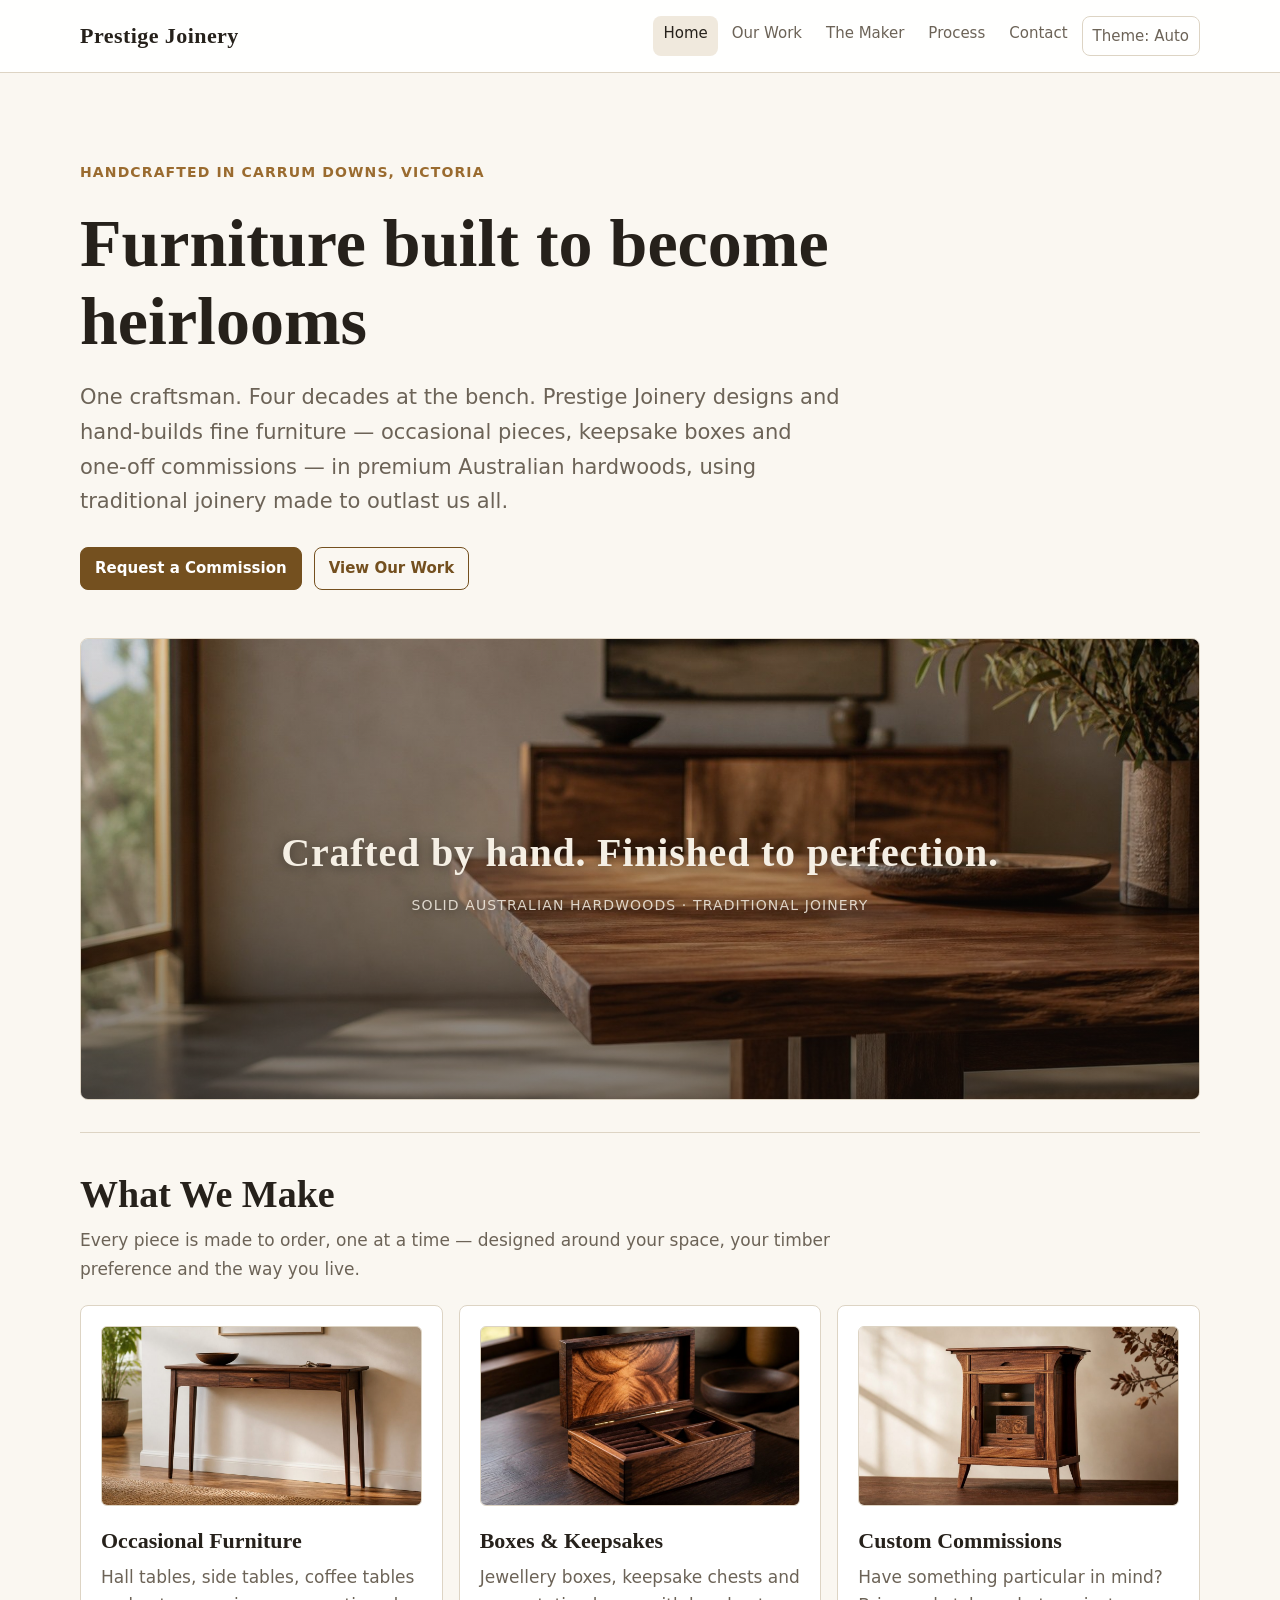
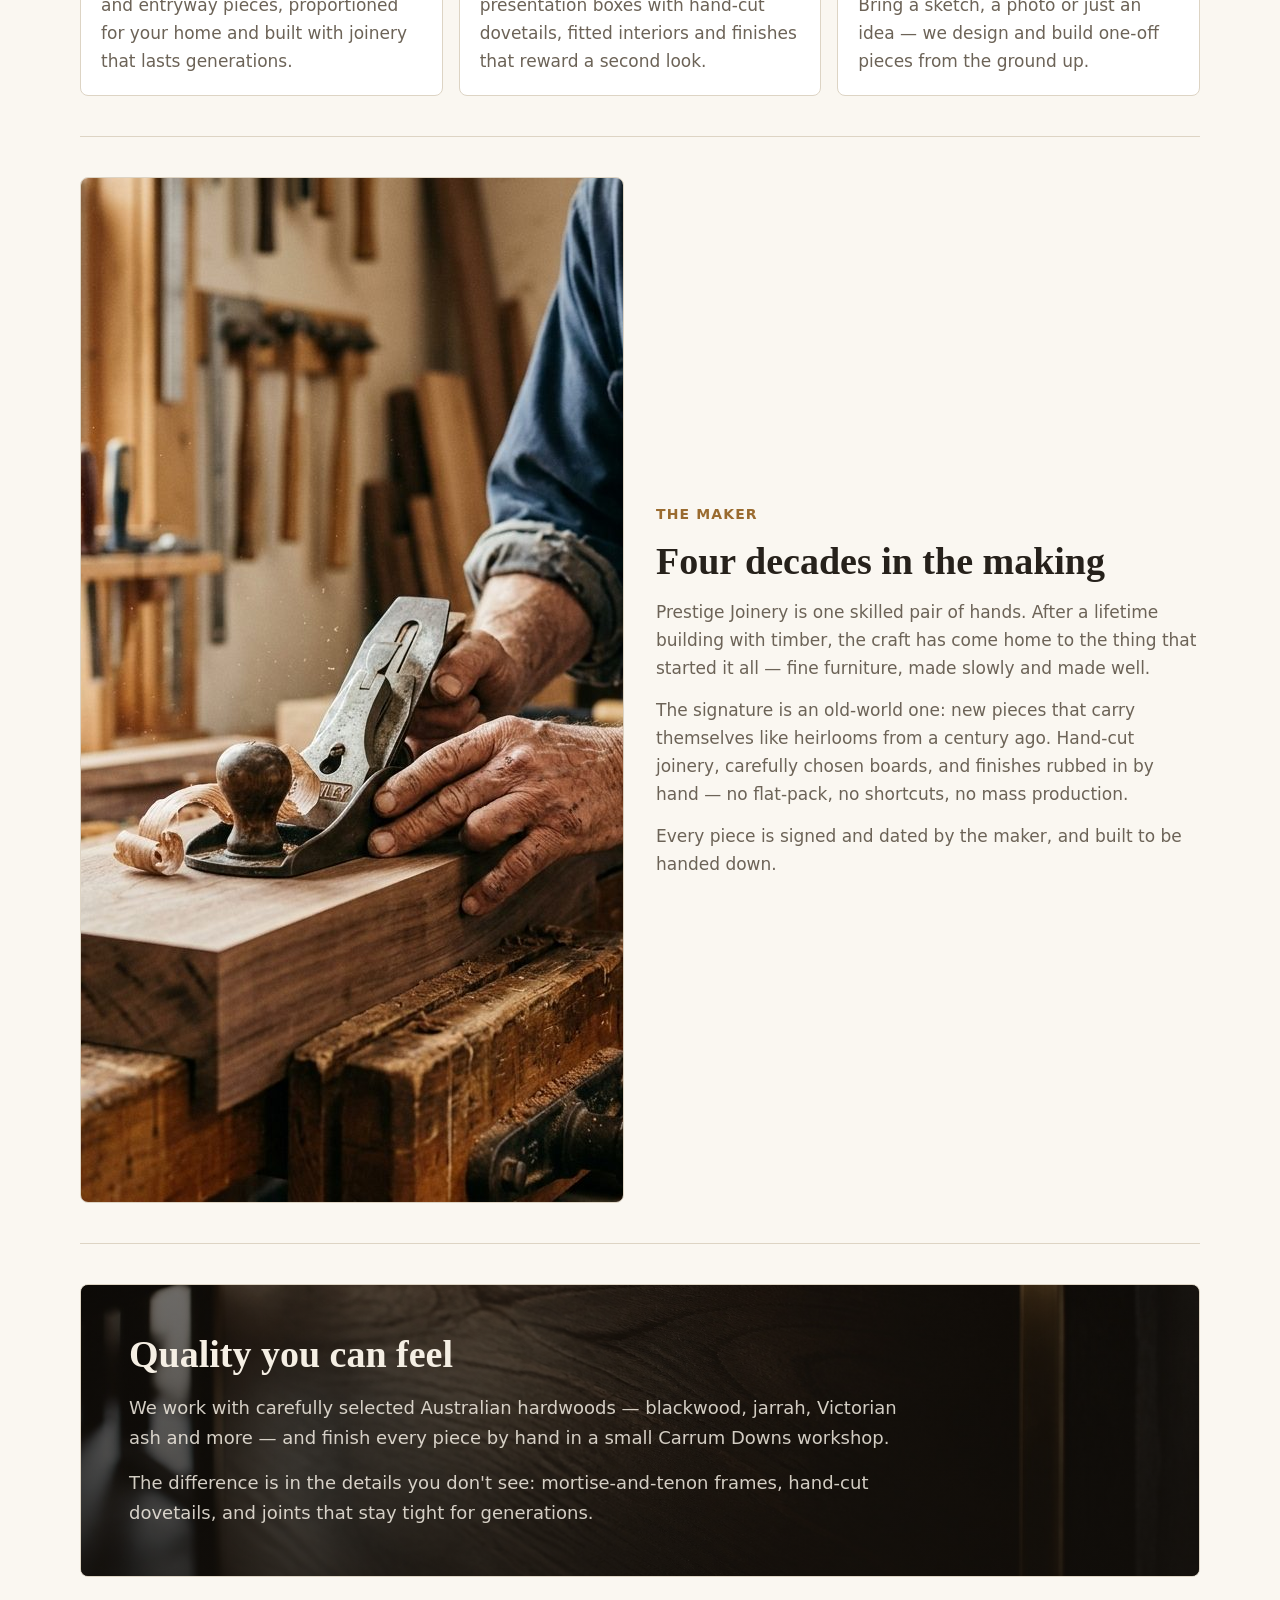
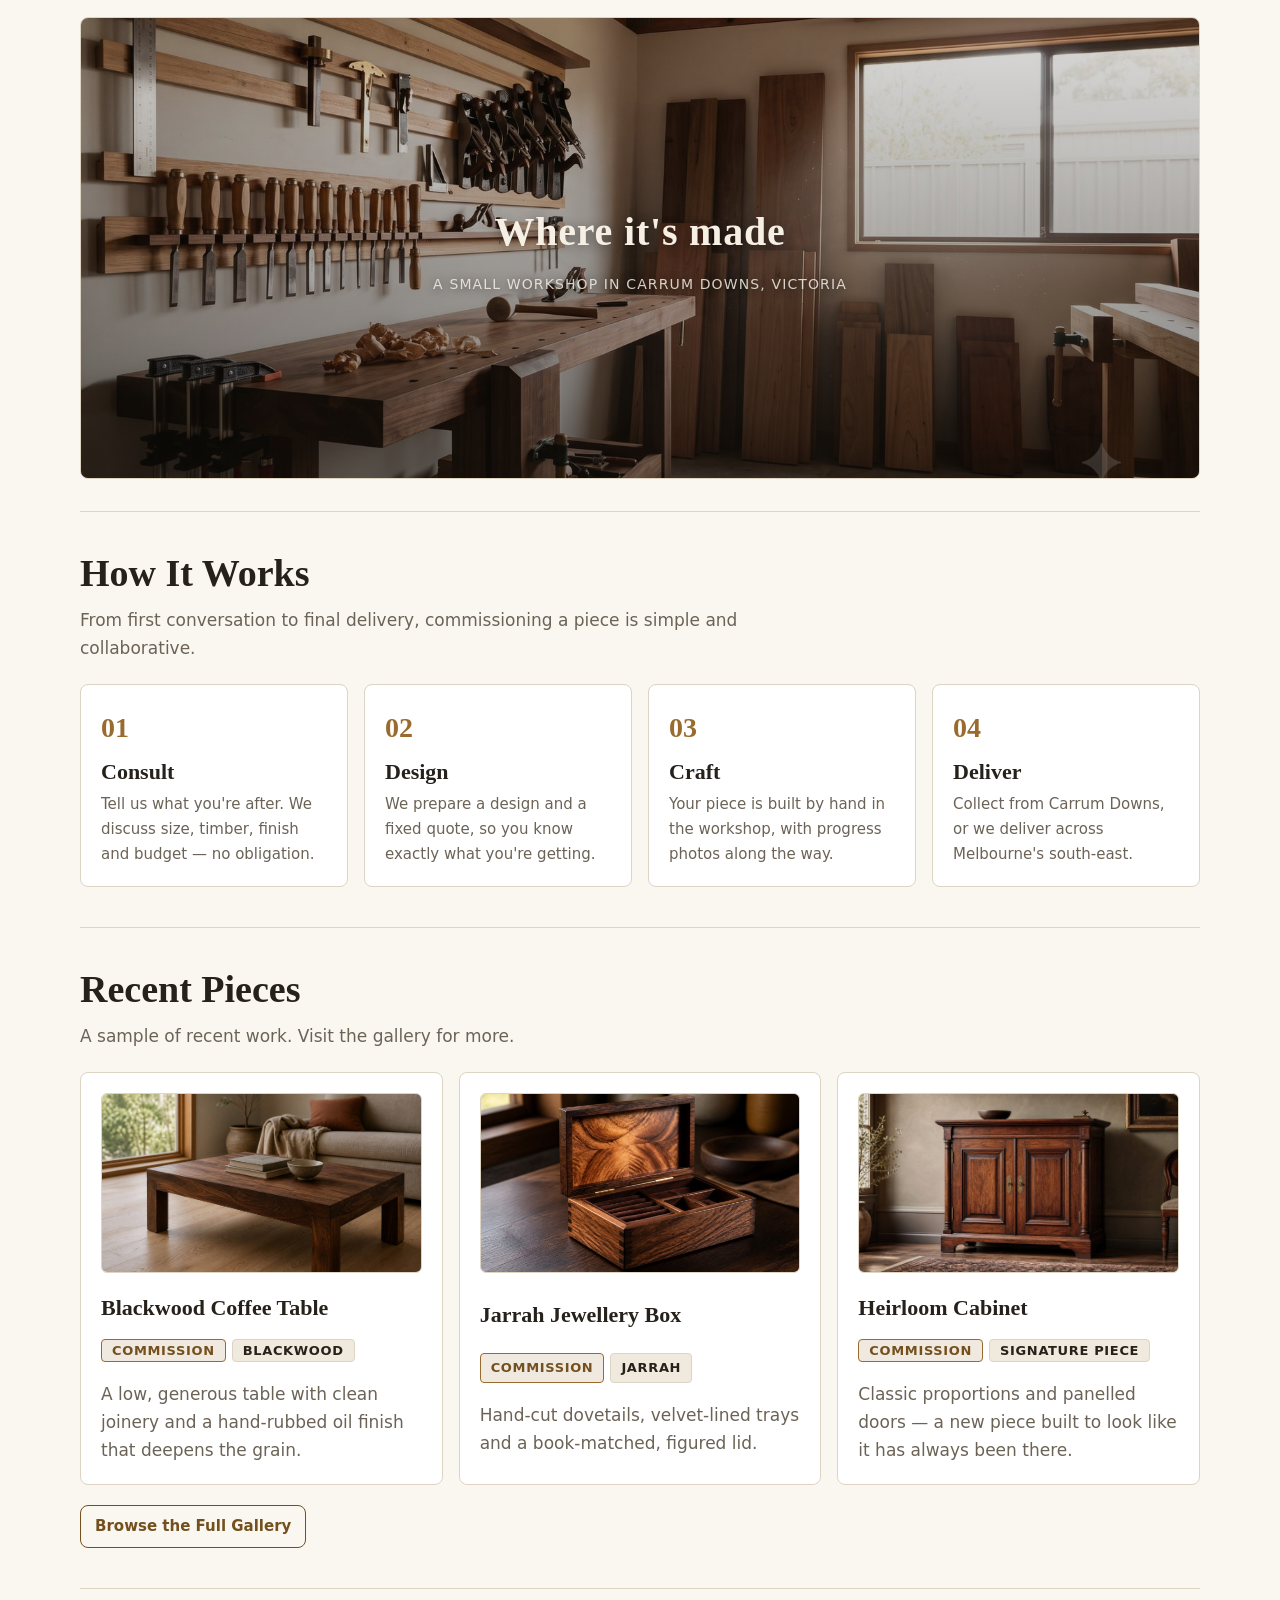
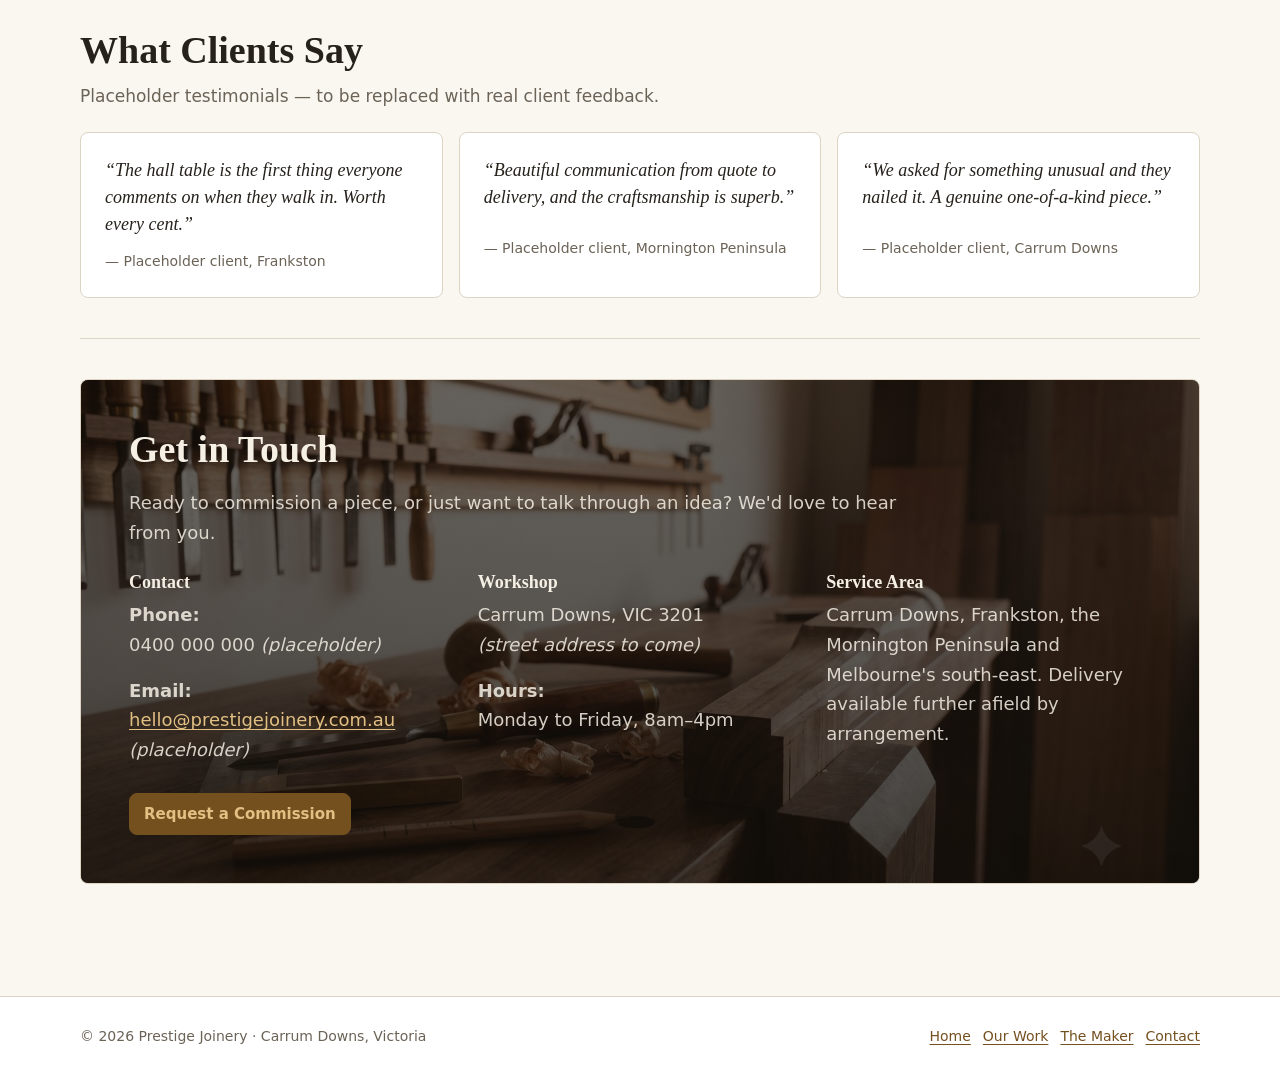
<file: index.html>
<!doctype html>
<html lang="en-AU">
  <head>
    <meta charset="utf-8">
    <meta name="viewport" content="width=device-width, initial-scale=1">
    <title>Prestige Joinery – Bespoke Handcrafted Furniture, Carrum Downs VIC</title>
    <meta name="description" content="Prestige Joinery designs and hand-builds bespoke furniture in Carrum Downs, Victoria — occasional furniture, boxes and one-off commissions, made the traditional way to become heirlooms.">
    <script src="/assets/js/theme-boot.js"></script>
    <link rel="stylesheet" href="/assets/css/site.css">
  </head>
  <body>
    <header class="site-header">
      <nav class="nav" aria-label="Main navigation">
        <a class="brand" href="/">Prestige Joinery</a>
        <button class="menu-toggle" type="button" aria-label="Open main menu" aria-expanded="false" aria-controls="main-menu" data-menu-toggle>
          <span class="menu-toggle-line" aria-hidden="true"></span>
          <span class="menu-toggle-line" aria-hidden="true"></span>
          <span class="menu-toggle-line" aria-hidden="true"></span>
        </button>
        <div class="nav-links" id="main-menu" data-nav-menu>
          <a class="nav-link" href="/" aria-current="page">Home</a>
          <a class="nav-link" href="/gallery.html">Our Work</a>
          <a class="nav-link" href="#maker">The Maker</a>
          <a class="nav-link" href="#process">Process</a>
          <a class="nav-link" href="#contact">Contact</a>
          <button class="theme-toggle" type="button" data-theme-toggle>Theme: Auto</button>
        </div>
      </nav>
    </header>

    <main class="main">
      <section class="hero">
        <p class="eyebrow">Handcrafted in Carrum Downs, Victoria</p>
        <h1>Furniture built to become heirlooms</h1>
        <p class="lead">One craftsman. Four decades at the bench. Prestige Joinery designs and hand-builds fine furniture — occasional pieces, keepsake boxes and one-off commissions — in premium Australian hardwoods, using traditional joinery made to outlast us all.</p>
        <div class="actions">
          <a class="button" href="#contact">Request a Commission</a>
          <a class="button secondary" href="/gallery.html">View Our Work</a>
        </div>
      </section>

      <figure class="banner-photo">
        <img src="/assets/img/home-hero.jpg" alt="A solid hardwood table in a warm, light-filled room" width="1672" height="941" loading="eager" fetchpriority="high" decoding="async">
        <figcaption class="banner-overlay">
          <span class="banner-title">Crafted by hand. Finished to perfection.</span>
          <span class="banner-caption">Solid Australian hardwoods · traditional joinery</span>
        </figcaption>
      </figure>

      <section class="section" id="services">
        <div class="section-head">
          <h2>What We Make</h2>
          <p class="muted">Every piece is made to order, one at a time — designed around your space, your timber preference and the way you live.</p>
        </div>
        <div class="grid">
          <article class="card">
            <div class="card-img-container">
              <img src="/assets/img/cat-occasional.jpg" alt="Slim solid-timber hall table" width="1200" height="675" loading="lazy" decoding="async">
            </div>
            <h3>Occasional Furniture</h3>
            <p>Hall tables, side tables, coffee tables and entryway pieces, proportioned for your home and built with joinery that lasts generations.</p>
          </article>
          <article class="card">
            <div class="card-img-container">
              <img src="/assets/img/cat-boxes.jpg" alt="Handcrafted timber jewellery box with fitted interior" width="1200" height="675" loading="lazy" decoding="async">
            </div>
            <h3>Boxes &amp; Keepsakes</h3>
            <p>Jewellery boxes, keepsake chests and presentation boxes with hand-cut dovetails, fitted interiors and finishes that reward a second look.</p>
          </article>
          <article class="card">
            <div class="card-img-container">
              <img src="/assets/img/cat-commissions.jpg" alt="A bespoke one-off timber piece" width="1200" height="675" loading="lazy" decoding="async">
            </div>
            <h3>Custom Commissions</h3>
            <p>Have something particular in mind? Bring a sketch, a photo or just an idea — we design and build one-off pieces from the ground up.</p>
          </article>
        </div>
      </section>

      <section class="section" id="maker">
        <div class="split">
          <div class="split-media">
            <img src="/assets/img/hands.jpg" alt="A craftsman's hands working timber with a hand plane" width="1024" height="1024" loading="lazy" decoding="async">
          </div>
          <div class="split-body">
            <p class="eyebrow">The Maker</p>
            <h2>Four decades in the making</h2>
            <p>Prestige Joinery is one skilled pair of hands. After a lifetime building with timber, the craft has come home to the thing that started it all — fine furniture, made slowly and made well.</p>
            <p>The signature is an old-world one: new pieces that carry themselves like heirlooms from a century ago. Hand-cut joinery, carefully chosen boards, and finishes rubbed in by hand — no flat-pack, no shortcuts, no mass production.</p>
            <p>Every piece is signed and dated by the maker, and built to be handed down.</p>
          </div>
        </div>
      </section>

      <section class="section">
        <div class="feature-panel has-image" id="quality" style="background-image: url('/assets/img/statement.jpg');">
          <h2>Quality you can feel</h2>
          <p>We work with carefully selected Australian hardwoods — blackwood, jarrah, Victorian ash and more — and finish every piece by hand in a small Carrum Downs workshop.</p>
          <p>The difference is in the details you don't see: mortise-and-tenon frames, hand-cut dovetails, and joints that stay tight for generations.</p>
        </div>
      </section>

      <figure class="banner-photo">
        <img src="/assets/img/workshop.jpg" alt="Inside the Carrum Downs workshop — hand tools and timber" width="1600" height="893" loading="lazy" decoding="async">
        <figcaption class="banner-overlay">
          <span class="banner-title">Where it's made</span>
          <span class="banner-caption">A small workshop in Carrum Downs, Victoria</span>
        </figcaption>
      </figure>

      <section class="section" id="process">
        <div class="section-head">
          <h2>How It Works</h2>
          <p class="muted">From first conversation to final delivery, commissioning a piece is simple and collaborative.</p>
        </div>
        <div class="steps">
          <div class="step">
            <h3>Consult</h3>
            <p>Tell us what you're after. We discuss size, timber, finish and budget — no obligation.</p>
          </div>
          <div class="step">
            <h3>Design</h3>
            <p>We prepare a design and a fixed quote, so you know exactly what you're getting.</p>
          </div>
          <div class="step">
            <h3>Craft</h3>
            <p>Your piece is built by hand in the workshop, with progress photos along the way.</p>
          </div>
          <div class="step">
            <h3>Deliver</h3>
            <p>Collect from Carrum Downs, or we deliver across Melbourne's south-east.</p>
          </div>
        </div>
      </section>

      <section class="section">
        <div class="section-head">
          <h2>Recent Pieces</h2>
          <p class="muted">A sample of recent work. Visit the gallery for more.</p>
        </div>
        <div class="grid">
          <article class="card">
            <div class="card-img-container">
              <img src="/assets/img/coffee-table.jpg" alt="Solid Blackwood coffee table in a living room" width="1536" height="1024" loading="lazy" decoding="async">
            </div>
            <h3>Blackwood Coffee Table</h3>
            <div class="badge-group">
              <span class="badge success">Commission</span>
              <span class="badge">Blackwood</span>
            </div>
            <p>A low, generous table with clean joinery and a hand-rubbed oil finish that deepens the grain.</p>
          </article>
          <article class="card">
            <div class="card-img-container">
              <img src="/assets/img/gallery/jewellery-box.jpg" alt="Jarrah jewellery box with fitted trays" width="1200" height="675" loading="lazy" decoding="async">
            </div>
            <h3>Jarrah Jewellery Box</h3>
            <div class="badge-group">
              <span class="badge success">Commission</span>
              <span class="badge">Jarrah</span>
            </div>
            <p>Hand-cut dovetails, velvet-lined trays and a book-matched, figured lid.</p>
          </article>
          <article class="card">
            <div class="card-img-container">
              <img src="/assets/img/gallery/cabinet-heirloom.jpg" alt="An heirloom-style timber cabinet" width="1400" height="788" loading="lazy" decoding="async">
            </div>
            <h3>Heirloom Cabinet</h3>
            <div class="badge-group">
              <span class="badge success">Commission</span>
              <span class="badge">Signature piece</span>
            </div>
            <p>Classic proportions and panelled doors — a new piece built to look like it has always been there.</p>
          </article>
        </div>
        <div class="actions" style="margin-top: 20px;">
          <a class="button secondary" href="/gallery.html">Browse the Full Gallery</a>
        </div>
      </section>

      <section class="section">
        <div class="section-head">
          <h2>What Clients Say</h2>
          <p class="muted">Placeholder testimonials — to be replaced with real client feedback.</p>
        </div>
        <div class="grid">
          <div class="quote-card">
            <blockquote>“The hall table is the first thing everyone comments on when they walk in. Worth every cent.”</blockquote>
            <cite>— Placeholder client, Frankston</cite>
          </div>
          <div class="quote-card">
            <blockquote>“Beautiful communication from quote to delivery, and the craftsmanship is superb.”</blockquote>
            <cite>— Placeholder client, Mornington Peninsula</cite>
          </div>
          <div class="quote-card">
            <blockquote>“We asked for something unusual and they nailed it. A genuine one-of-a-kind piece.”</blockquote>
            <cite>— Placeholder client, Carrum Downs</cite>
          </div>
        </div>
      </section>

      <section class="section">
        <div class="feature-panel has-image" id="contact" style="background-image: url('/assets/img/workshop-bench.jpg');">
          <h2>Get in Touch</h2>
          <p>Ready to commission a piece, or just want to talk through an idea? We'd love to hear from you.</p>
          <div class="contact-grid">
            <div>
              <h3>Contact</h3>
              <p><strong>Phone:</strong><br>0400 000 000 <em>(placeholder)</em></p>
              <p><strong>Email:</strong><br><a href="mailto:hello@prestigejoinery.com.au">hello@prestigejoinery.com.au</a> <em>(placeholder)</em></p>
            </div>
            <div>
              <h3>Workshop</h3>
              <p>Carrum Downs, VIC 3201<br><em>(street address to come)</em></p>
              <p><strong>Hours:</strong><br>Monday to Friday, 8am–4pm</p>
            </div>
            <div>
              <h3>Service Area</h3>
              <p>Carrum Downs, Frankston, the Mornington Peninsula and Melbourne's south-east. Delivery available further afield by arrangement.</p>
            </div>
          </div>
          <div class="actions" style="margin-top: 24px;">
            <a class="button" href="mailto:hello@prestigejoinery.com.au?subject=Commission%20enquiry">Request a Commission</a>
          </div>
        </div>
      </section>
    </main>

    <footer class="site-footer">
      <div class="footer-inner">
        <span>&copy; 2026 Prestige Joinery · Carrum Downs, Victoria</span>
        <div class="footer-links">
          <a href="/">Home</a>
          <a href="/gallery.html">Our Work</a>
          <a href="/#maker">The Maker</a>
          <a href="/#contact">Contact</a>
        </div>
      </div>
    </footer>
    <script src="/assets/js/theme-toggle.js"></script>
  </body>
</html>
</file>
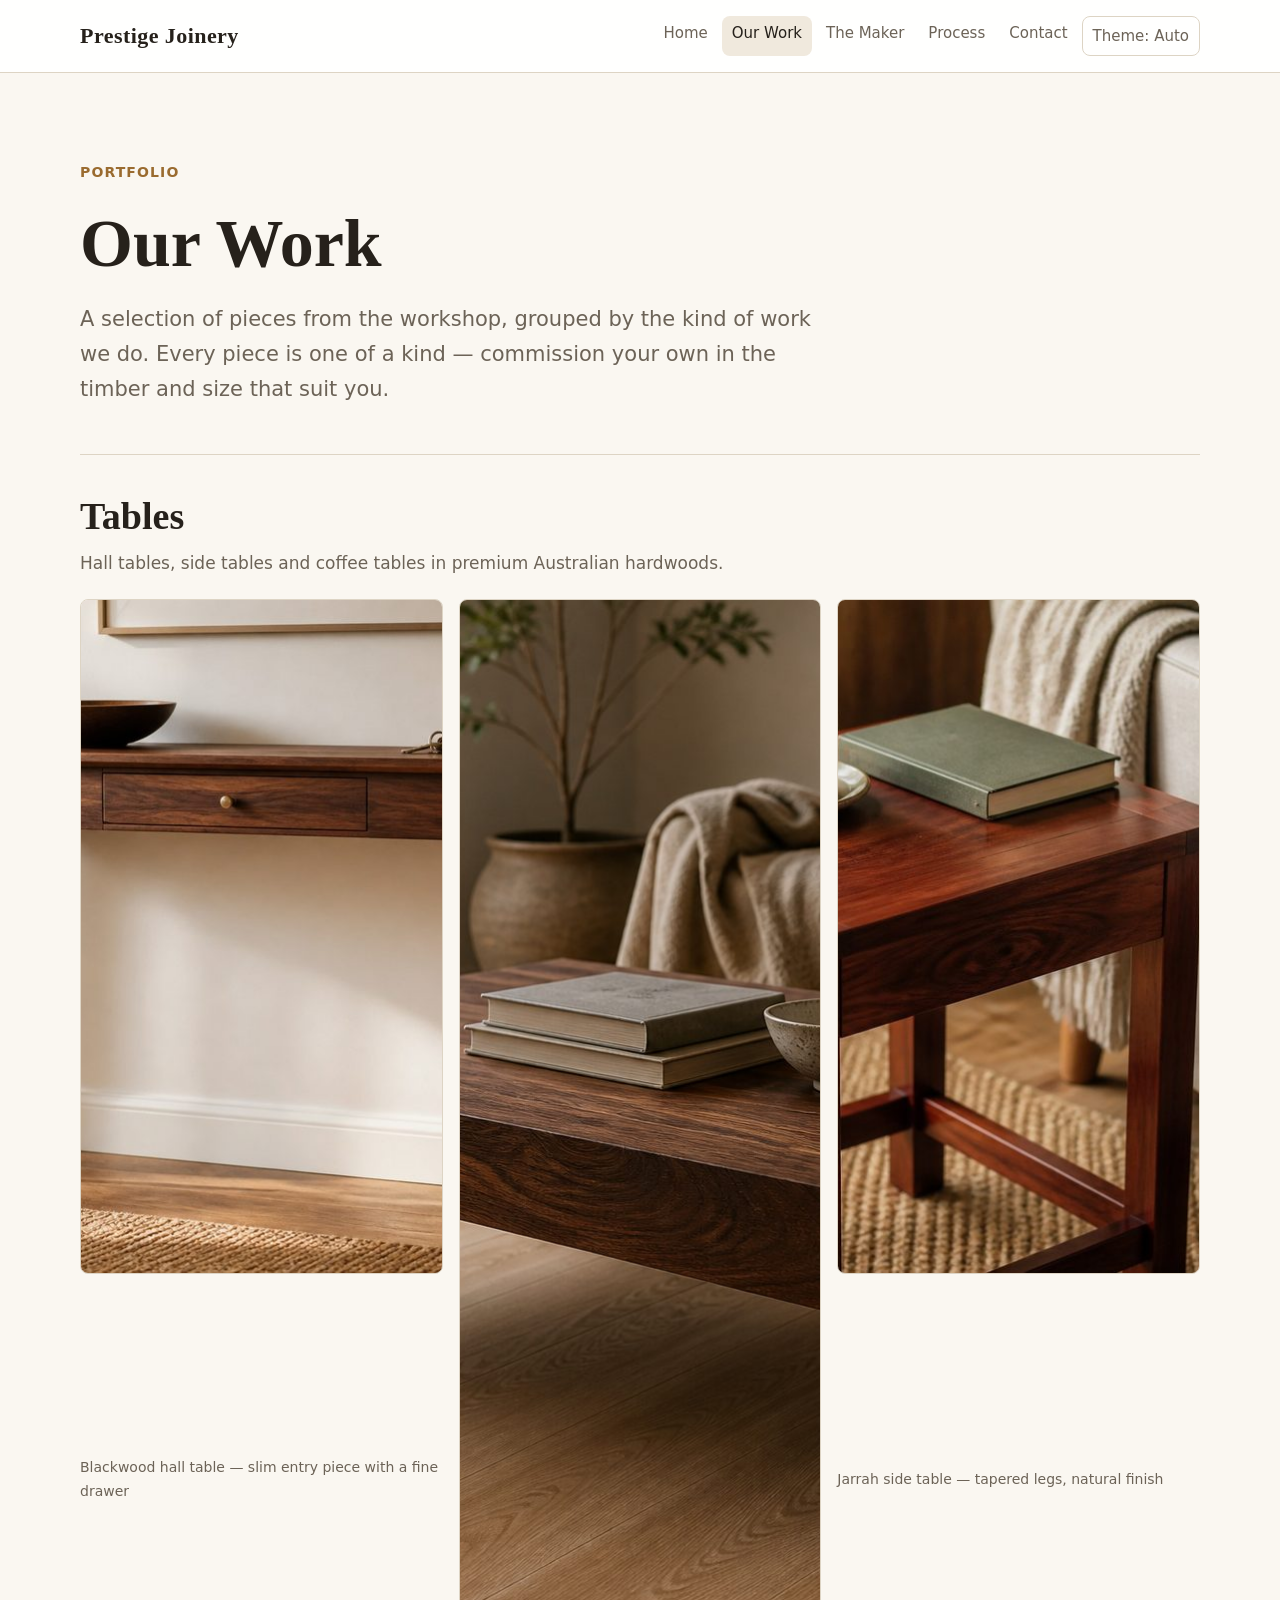
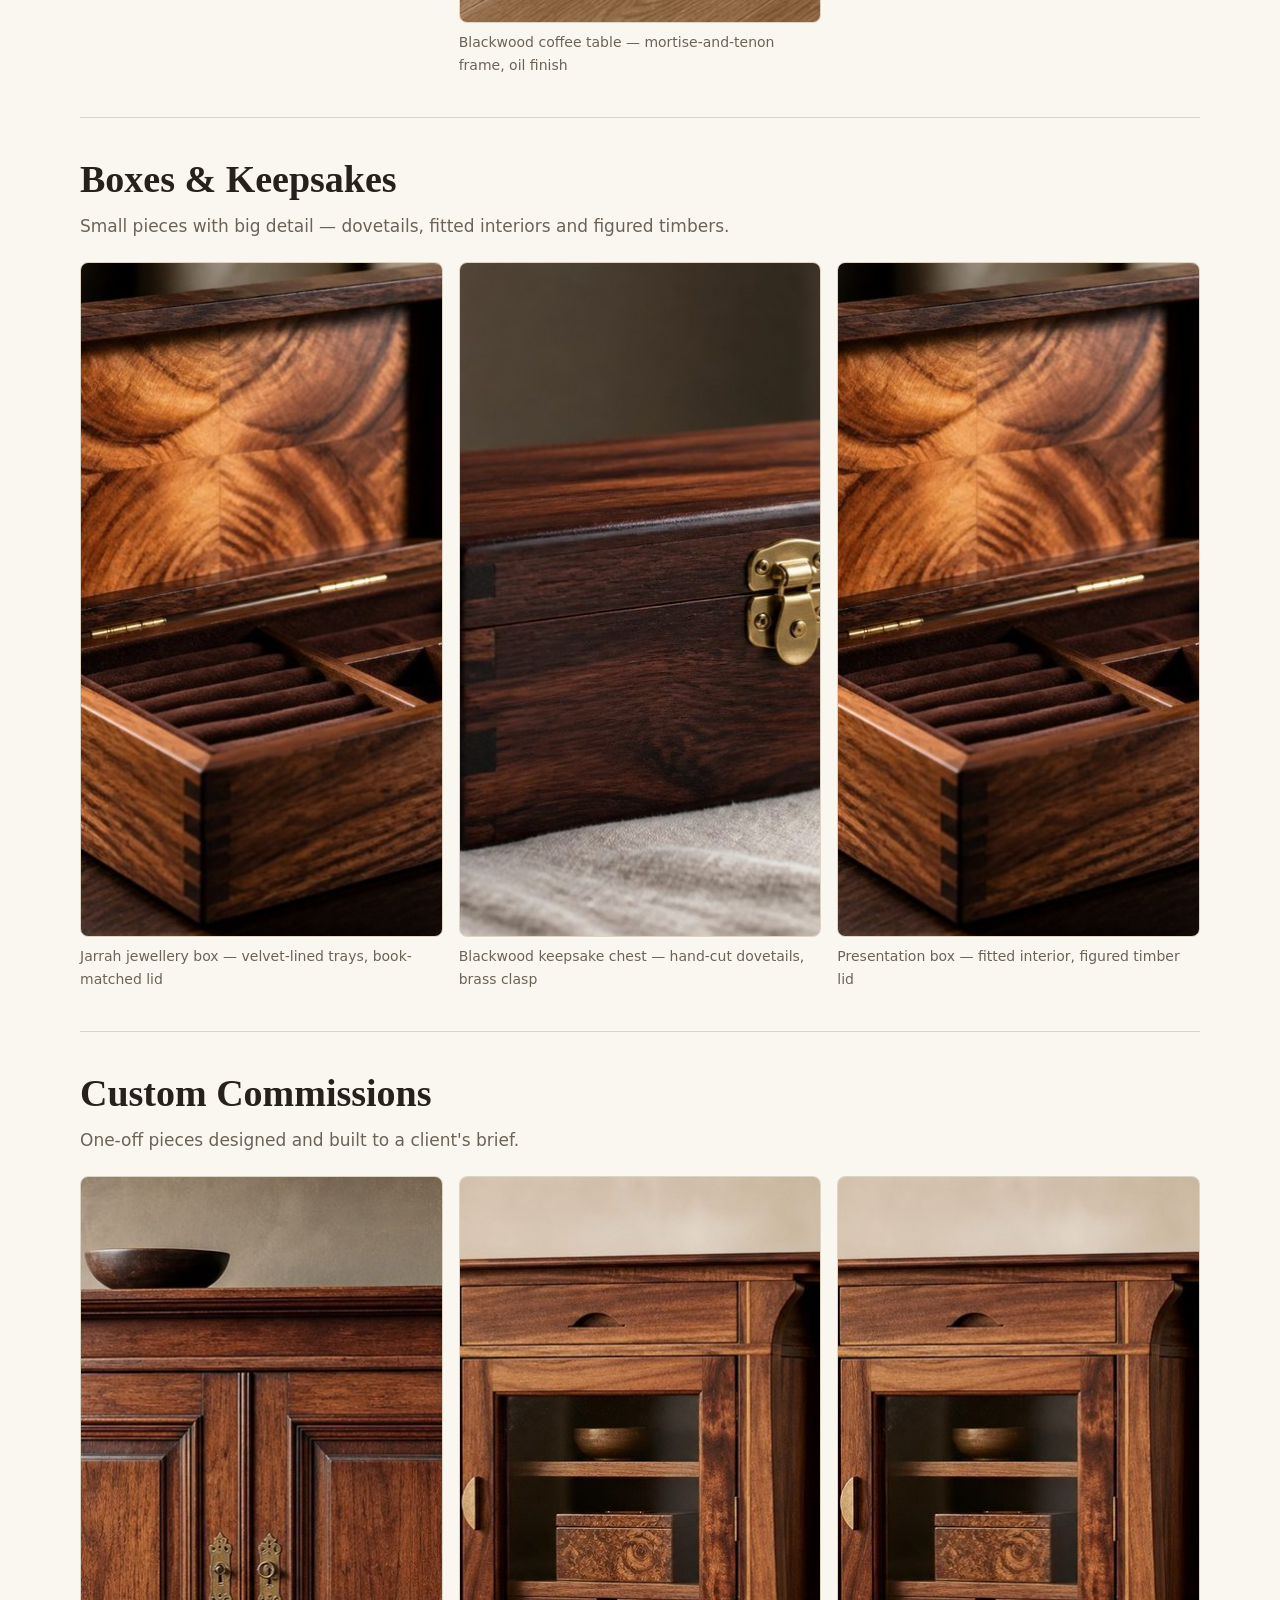
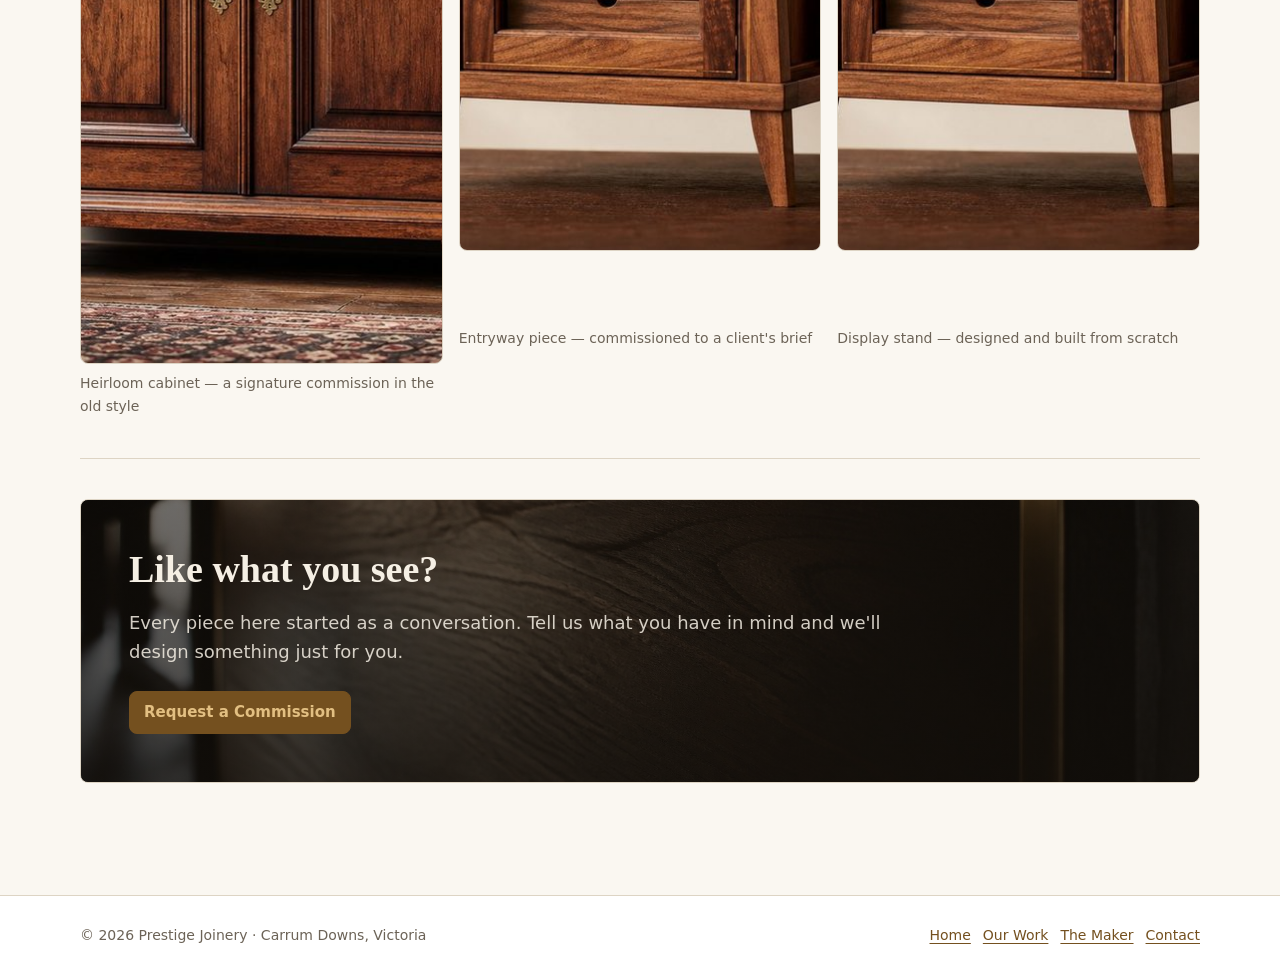
<file: gallery.html>
<!doctype html>
<html lang="en-AU">
  <head>
    <meta charset="utf-8">
    <meta name="viewport" content="width=device-width, initial-scale=1">
    <title>Our Work – Prestige Joinery, Carrum Downs VIC</title>
    <meta name="description" content="A gallery of bespoke handcrafted furniture by Prestige Joinery — tables, jewellery boxes, keepsake chests and custom commissions made in Carrum Downs, Victoria.">
    <script src="/assets/js/theme-boot.js"></script>
    <link rel="stylesheet" href="/assets/css/site.css">
  </head>
  <body>
    <header class="site-header">
      <nav class="nav" aria-label="Main navigation">
        <a class="brand" href="/">Prestige Joinery</a>
        <button class="menu-toggle" type="button" aria-label="Open main menu" aria-expanded="false" aria-controls="main-menu" data-menu-toggle>
          <span class="menu-toggle-line" aria-hidden="true"></span>
          <span class="menu-toggle-line" aria-hidden="true"></span>
          <span class="menu-toggle-line" aria-hidden="true"></span>
        </button>
        <div class="nav-links" id="main-menu" data-nav-menu>
          <a class="nav-link" href="/">Home</a>
          <a class="nav-link" href="/gallery.html" aria-current="page">Our Work</a>
          <a class="nav-link" href="/#maker">The Maker</a>
          <a class="nav-link" href="/#process">Process</a>
          <a class="nav-link" href="/#contact">Contact</a>
          <button class="theme-toggle" type="button" data-theme-toggle>Theme: Auto</button>
        </div>
      </nav>
    </header>

    <main class="main">
      <section class="hero">
        <p class="eyebrow">Portfolio</p>
        <h1>Our Work</h1>
        <p class="lead">A selection of pieces from the workshop, grouped by the kind of work we do. Every piece is one of a kind — commission your own in the timber and size that suit you.</p>
      </section>

      <section class="section">
        <div class="section-head">
          <h2>Tables</h2>
          <p class="muted">Hall tables, side tables and coffee tables in premium Australian hardwoods.</p>
        </div>
        <div class="gallery-grid">
          <figure class="gallery-item">
            <img src="/assets/img/gallery/hall-table.jpg" alt="Blackwood hall table with a single drawer" width="1200" height="675" loading="lazy" decoding="async">
            <figcaption class="gallery-caption">Blackwood hall table — slim entry piece with a fine drawer</figcaption>
          </figure>
          <figure class="gallery-item">
            <img src="/assets/img/coffee-table.jpg" alt="Solid timber coffee table in a living room" width="1536" height="1024" loading="lazy" decoding="async">
            <figcaption class="gallery-caption">Blackwood coffee table — mortise-and-tenon frame, oil finish</figcaption>
          </figure>
          <figure class="gallery-item">
            <img src="/assets/img/gallery/side-table.jpg" alt="Jarrah side table beside an armchair" width="1200" height="675" loading="lazy" decoding="async">
            <figcaption class="gallery-caption">Jarrah side table — tapered legs, natural finish</figcaption>
          </figure>
        </div>
      </section>

      <section class="section">
        <div class="section-head">
          <h2>Boxes &amp; Keepsakes</h2>
          <p class="muted">Small pieces with big detail — dovetails, fitted interiors and figured timbers.</p>
        </div>
        <div class="gallery-grid">
          <figure class="gallery-item">
            <img src="/assets/img/gallery/jewellery-box.jpg" alt="Open jewellery box with velvet-lined trays" width="1200" height="675" loading="lazy" decoding="async">
            <figcaption class="gallery-caption">Jarrah jewellery box — velvet-lined trays, book-matched lid</figcaption>
          </figure>
          <figure class="gallery-item">
            <img src="/assets/img/gallery/keepsake-chest.jpg" alt="Blackwood keepsake chest with brass clasp" width="1200" height="675" loading="lazy" decoding="async">
            <figcaption class="gallery-caption">Blackwood keepsake chest — hand-cut dovetails, brass clasp</figcaption>
          </figure>
          <figure class="gallery-item">
            <img src="/assets/img/cat-boxes.jpg" alt="Presentation box with fitted interior" width="1200" height="675" loading="lazy" decoding="async">
            <figcaption class="gallery-caption">Presentation box — fitted interior, figured timber lid</figcaption>
          </figure>
        </div>
      </section>

      <section class="section">
        <div class="section-head">
          <h2>Custom Commissions</h2>
          <p class="muted">One-off pieces designed and built to a client's brief.</p>
        </div>
        <div class="gallery-grid">
          <figure class="gallery-item">
            <img src="/assets/img/gallery/cabinet-heirloom.jpg" alt="Heirloom-style timber cabinet with panelled doors" width="1400" height="788" loading="lazy" decoding="async">
            <figcaption class="gallery-caption">Heirloom cabinet — a signature commission in the old style</figcaption>
          </figure>
          <figure class="gallery-item">
            <img src="/assets/img/gallery/commission.jpg" alt="A bespoke commissioned timber piece" width="1200" height="675" loading="lazy" decoding="async">
            <figcaption class="gallery-caption">Entryway piece — commissioned to a client's brief</figcaption>
          </figure>
          <figure class="gallery-item">
            <img src="/assets/img/cat-commissions.jpg" alt="A one-off display piece in solid timber" width="1200" height="675" loading="lazy" decoding="async">
            <figcaption class="gallery-caption">Display stand — designed and built from scratch</figcaption>
          </figure>
        </div>
      </section>

      <section class="section">
        <div class="feature-panel has-image" style="background-image: url('/assets/img/statement.jpg');">
          <h2>Like what you see?</h2>
          <p>Every piece here started as a conversation. Tell us what you have in mind and we'll design something just for you.</p>
          <div class="actions" style="margin-top: 24px;">
            <a class="button" href="/#contact">Request a Commission</a>
          </div>
        </div>
      </section>
    </main>

    <footer class="site-footer">
      <div class="footer-inner">
        <span>&copy; 2026 Prestige Joinery · Carrum Downs, Victoria</span>
        <div class="footer-links">
          <a href="/">Home</a>
          <a href="/gallery.html">Our Work</a>
          <a href="/#maker">The Maker</a>
          <a href="/#contact">Contact</a>
        </div>
      </div>
    </footer>
    <script src="/assets/js/theme-toggle.js"></script>
  </body>
</html>
</file>
<file: assets/css/site.css>
:root {
  color-scheme: light dark;
  --bg: #faf7f1;
  --surface: #ffffff;
  --surface-alt: #f0e9dd;
  --text: #26211b;
  --muted: #6c6357;
  --border: #ddd4c4;
  --accent: #9a6b2f;
  --accent-strong: #74501f;
  --accent-soft: rgba(154, 107, 47, 0.12);
  --warning: #935b21;
  --shadow: 0 12px 28px rgba(38, 33, 27, 0.08);
  --radius: 8px;
  --header-offset: 96px;
  font-family: Inter, ui-sans-serif, system-ui, -apple-system, BlinkMacSystemFont, "Segoe UI", sans-serif;
  --font-display: "Palatino Linotype", Palatino, Georgia, "Times New Roman", serif;
}

:root[data-theme="light"] {
  color-scheme: light;
}

@media (prefers-color-scheme: dark) {
  :root:not([data-theme="light"]) {
    --bg: #17140f;
    --surface: #201c15;
    --surface-alt: #2b261d;
    --text: #f1ece2;
    --muted: #bfb5a4;
    --border: #423a2d;
    --accent: #d0a45c;
    --accent-strong: #e2bf82;
    --accent-soft: rgba(208, 164, 92, 0.16);
    --warning: #e0b066;
    --shadow: 0 12px 28px rgba(0, 0, 0, 0.28);
  }
}

:root[data-theme="dark"] {
  color-scheme: dark;
  --bg: #17140f;
  --surface: #201c15;
  --surface-alt: #2b261d;
  --text: #f1ece2;
  --muted: #bfb5a4;
  --border: #423a2d;
  --accent: #d0a45c;
  --accent-strong: #e2bf82;
  --accent-soft: rgba(208, 164, 92, 0.16);
  --warning: #e0b066;
  --shadow: 0 12px 28px rgba(0, 0, 0, 0.28);
}

* {
  box-sizing: border-box;
}

html {
  min-width: 320px;
  scroll-behavior: smooth;
  scroll-padding-top: var(--header-offset);
}

body {
  margin: 0;
  background: var(--bg);
  color: var(--text);
  font-size: 17px;
  line-height: 1.65;
}

a {
  color: var(--accent-strong);
  text-underline-offset: 0.18em;
}

a:hover {
  color: var(--accent);
}

[id] {
  scroll-margin-top: var(--header-offset);
}

.site-header {
  position: sticky;
  top: 0;
  z-index: 20;
  border-bottom: 1px solid var(--border);
  background: var(--surface);
  background: color-mix(in srgb, var(--surface) 92%, transparent);
  -webkit-backdrop-filter: blur(14px);
  backdrop-filter: blur(14px);
}

.nav,
.main,
.footer-inner {
  width: min(1120px, calc(100% - 40px));
  margin: 0 auto;
}

.nav {
  display: flex;
  align-items: center;
  justify-content: space-between;
  gap: 24px;
  min-height: 72px;
}

.brand {
  flex: 0 0 auto;
  color: var(--text);
  font-family: var(--font-display);
  font-size: 22px;
  font-weight: 700;
  letter-spacing: 0.02em;
  text-decoration: none;
}

.nav-links {
  display: flex;
  align-items: center;
  justify-content: flex-end;
  gap: 4px;
  flex-wrap: wrap;
}

.menu-toggle {
  display: none;
  align-items: center;
  justify-content: center;
  width: 42px;
  height: 42px;
  border: 1px solid var(--border);
  border-radius: var(--radius);
  background: transparent;
  color: var(--text);
  cursor: pointer;
}

.menu-toggle:hover {
  background: var(--surface-alt);
}

.menu-toggle-line {
  position: absolute;
  top: 50%;
  left: 50%;
  width: 18px;
  height: 2px;
  border-radius: 999px;
  background: currentColor;
  transform: translate(-50%, -50%);
  transition: transform 0.18s ease, opacity 0.18s ease;
}

.menu-toggle-line:nth-child(1) {
  transform: translate(-50%, calc(-50% - 6px));
}

.menu-toggle-line:nth-child(3) {
  transform: translate(-50%, calc(-50% + 6px));
}

.site-header.is-menu-open .menu-toggle-line:nth-child(1) {
  transform: translate(-50%, -50%) rotate(45deg);
}

.site-header.is-menu-open .menu-toggle-line:nth-child(2) {
  opacity: 0;
}

.site-header.is-menu-open .menu-toggle-line:nth-child(3) {
  transform: translate(-50%, -50%) rotate(-45deg);
}

.nav-link,
.theme-toggle {
  min-height: 40px;
  padding: 8px 10px;
  border: 0;
  border-radius: var(--radius);
  background: transparent;
  color: var(--muted);
  font: inherit;
  font-size: 15px;
  line-height: 1.2;
  text-decoration: none;
  cursor: pointer;
}

.nav-link:hover,
.theme-toggle:hover,
.nav-link[aria-current="page"] {
  background: var(--surface-alt);
  color: var(--text);
}

.theme-toggle {
  border: 1px solid var(--border);
}

.main {
  padding: 56px 0 72px;
}

.hero {
  display: grid;
  gap: 20px;
  max-width: 840px;
  padding: 32px 0 48px;
}

.eyebrow {
  margin: 0;
  color: var(--accent);
  font-size: 14px;
  font-weight: 800;
  letter-spacing: 0.08em;
  text-transform: uppercase;
}

h1,
h2,
h3 {
  margin: 0;
  font-family: var(--font-display);
  line-height: 1.15;
  letter-spacing: 0;
}

h1 {
  font-size: clamp(38px, 6vw, 68px);
}

h2 {
  font-size: clamp(27px, 4vw, 38px);
}

h3 {
  font-size: 22px;
}

p {
  margin: 0;
}

.lead {
  max-width: 760px;
  color: var(--muted);
  font-size: 21px;
}

.section {
  padding: 40px 0;
  border-top: 1px solid var(--border);
}

.section-head {
  display: grid;
  gap: 10px;
  max-width: 760px;
  margin-bottom: 22px;
}

.grid {
  display: grid;
  grid-template-columns: repeat(3, minmax(0, 1fr));
  gap: 16px;
}

.grid.two-col {
  grid-template-columns: repeat(2, minmax(0, 1fr));
}

.card {
  display: grid;
  gap: 10px;
  padding: 20px;
  border: 1px solid var(--border);
  border-radius: var(--radius);
  background: var(--surface);
}

.card p,
.muted {
  color: var(--muted);
}

.actions {
  display: flex;
  gap: 12px;
  flex-wrap: wrap;
  margin-top: 8px;
}

.button {
  display: inline-flex;
  align-items: center;
  justify-content: center;
  min-height: 42px;
  padding: 8px 14px;
  border: 1px solid var(--accent-strong);
  border-radius: var(--radius);
  background: var(--accent-strong);
  color: var(--surface);
  font-size: 15px;
  font-weight: 750;
  text-decoration: none;
}

.button:hover {
  background: var(--accent);
  color: var(--surface);
}

.button.secondary {
  background: transparent;
  color: var(--accent-strong);
}

.button.secondary:hover {
  color: var(--accent);
}

.site-footer {
  border-top: 1px solid var(--border);
  background: var(--surface);
}

.footer-inner {
  display: flex;
  align-items: flex-start;
  justify-content: space-between;
  gap: 20px;
  padding: 28px 0;
  color: var(--muted);
  font-size: 14px;
}

.footer-links {
  display: flex;
  gap: 12px;
  flex-wrap: wrap;
}

/* Badges */

.badge {
  display: inline-flex;
  align-items: center;
  padding: 4px 10px;
  border-radius: 4px;
  font-size: 13px;
  font-weight: 700;
  line-height: 1;
  text-transform: uppercase;
  letter-spacing: 0.05em;
  background: var(--surface-alt);
  color: var(--text);
  border: 1px solid var(--border);
}

.badge.success {
  background: var(--accent-soft);
  background: color-mix(in srgb, var(--accent) 15%, transparent);
  color: var(--accent-strong);
  border-color: var(--accent);
}

.badge-group {
  display: flex;
  gap: 6px;
  flex-wrap: wrap;
  margin: 8px 0;
}

/* Hero banner */

.banner-flat {
  width: 100%;
  min-height: 240px;
  border-radius: var(--radius);
  display: flex;
  flex-direction: column;
  gap: 8px;
  align-items: center;
  justify-content: center;
  text-align: center;
  padding: 24px;
  color: #f5efe4;
  border: 1px solid var(--border);
  margin-bottom: 32px;
}

.banner-flat .banner-title {
  font-family: var(--font-display);
  font-size: clamp(24px, 4vw, 36px);
  font-weight: 700;
  letter-spacing: 0.04em;
}

.banner-flat .banner-caption {
  font-size: 15px;
  color: rgba(245, 239, 228, 0.75);
  letter-spacing: 0.08em;
  text-transform: uppercase;
}

/* Feature panel (dark full-width statement sections) */

.feature-panel {
  border-radius: var(--radius);
  padding: 48px;
  color: #f5efe4;
  border: 1px solid var(--border);
}

.feature-panel h2 {
  color: #f5efe4;
  margin-bottom: 16px;
}

.feature-panel p {
  font-size: 18px;
  color: rgba(245, 239, 228, 0.85);
  max-width: 800px;
}

.feature-panel p + p {
  margin-top: 16px;
}

.feature-panel a {
  color: #e2bf82;
}

/* Flat timber-tone placeholders (replace with real photography later) */

.img-placeholder {
  width: 100%;
  aspect-ratio: 16 / 9;
  border-radius: var(--radius);
  display: flex;
  align-items: center;
  justify-content: center;
  font-weight: 700;
  font-size: 18px;
  color: rgba(245, 239, 228, 0.9);
  text-shadow: 0 2px 4px rgba(0, 0, 0, 0.25);
  border: 1px solid var(--border);
  text-align: center;
  padding: 12px;
}

.ph-walnut { background: linear-gradient(135deg, #3e2c20, #5c4230); }
.ph-blackwood { background: linear-gradient(135deg, #2a211a, #4a382b); }
.ph-oak { background: linear-gradient(135deg, #7a5f42, #a08258); }
.ph-jarrah { background: linear-gradient(135deg, #45231e, #6b3a32); }
.ph-ash { background: linear-gradient(135deg, #8c7c62, #ab9878); }
.ph-brass { background: linear-gradient(135deg, #6e5327, #9c7a42); }

/* Card image frame */

.card-img-container {
  position: relative;
  width: 100%;
  aspect-ratio: 16 / 9;
  border-radius: calc(var(--radius) - 2px);
  overflow: hidden;
  margin-bottom: 12px;
  border: 1px solid var(--border);
}

.card-img-container .img-placeholder {
  height: 100%;
  border: 0;
  border-radius: 0;
}

/* Process steps */

.steps {
  display: grid;
  grid-template-columns: repeat(4, minmax(0, 1fr));
  gap: 16px;
  counter-reset: step;
}

.step {
  display: grid;
  gap: 8px;
  padding: 20px;
  border: 1px solid var(--border);
  border-radius: var(--radius);
  background: var(--surface);
}

.step::before {
  counter-increment: step;
  content: "0" counter(step);
  font-family: var(--font-display);
  font-size: 28px;
  font-weight: 700;
  color: var(--accent);
}

.step p {
  color: var(--muted);
  font-size: 15px;
}

/* Testimonials */

.quote-card {
  display: grid;
  gap: 12px;
  padding: 24px;
  border: 1px solid var(--border);
  border-radius: var(--radius);
  background: var(--surface);
}

.quote-card blockquote {
  margin: 0;
  font-family: var(--font-display);
  font-size: 18px;
  font-style: italic;
  line-height: 1.5;
}

.quote-card cite {
  color: var(--muted);
  font-size: 14px;
  font-style: normal;
}

/* Contact */

.contact-grid {
  display: grid;
  grid-template-columns: repeat(auto-fit, minmax(240px, 1fr));
  gap: 24px;
  margin-top: 24px;
}

.contact-grid h3 {
  font-size: 18px;
  margin-bottom: 8px;
}

.contact-grid p {
  margin: 4px 0;
}

/* Gallery */

.gallery-grid {
  display: grid;
  grid-template-columns: repeat(3, minmax(0, 1fr));
  gap: 16px;
}

.gallery-item {
  display: grid;
  gap: 8px;
}

.gallery-item .img-placeholder {
  transition: transform 0.2s cubic-bezier(0.16, 1, 0.3, 1), box-shadow 0.2s ease;
}

.gallery-item:hover .img-placeholder {
  transform: translateY(-4px);
  box-shadow: var(--shadow);
}

.gallery-caption {
  color: var(--muted);
  font-size: 14px;
}

/* Photography */

figure {
  margin: 0;
}

.card-img-container img {
  display: block;
  width: 100%;
  height: 100%;
  object-fit: cover;
}

/* Photo banner (full-width image with overlaid text) */

.banner-photo {
  position: relative;
  width: 100%;
  border-radius: var(--radius);
  overflow: hidden;
  border: 1px solid var(--border);
  margin-bottom: 32px;
}

.banner-photo img {
  display: block;
  width: 100%;
  height: clamp(240px, 42vw, 460px);
  object-fit: cover;
}

.banner-overlay {
  position: absolute;
  inset: 0;
  display: flex;
  flex-direction: column;
  gap: 8px;
  align-items: center;
  justify-content: center;
  text-align: center;
  padding: 24px;
  color: #f5efe4;
  background: linear-gradient(180deg, rgba(20, 16, 11, 0.15), rgba(20, 16, 11, 0.55));
}

.banner-overlay .banner-title {
  font-family: var(--font-display);
  font-size: clamp(24px, 4vw, 40px);
  font-weight: 700;
  letter-spacing: 0.02em;
  text-shadow: 0 2px 12px rgba(0, 0, 0, 0.4);
}

.banner-overlay .banner-caption {
  font-size: 14px;
  letter-spacing: 0.08em;
  text-transform: uppercase;
  color: rgba(245, 239, 228, 0.85);
  text-shadow: 0 1px 8px rgba(0, 0, 0, 0.5);
}

/* Split media + text (e.g. the maker section) */

.split {
  display: grid;
  grid-template-columns: 1fr 1fr;
  gap: 32px;
  align-items: center;
}

.split-media {
  border-radius: var(--radius);
  overflow: hidden;
  border: 1px solid var(--border);
}

.split-media img {
  display: block;
  width: 100%;
  aspect-ratio: 4 / 3;
  object-fit: cover;
}

.split-body {
  display: grid;
  gap: 14px;
}

.split-body p:not(.eyebrow) {
  color: var(--muted);
}

/* Feature panel backed by a photo (dark overlay keeps text legible) */

.feature-panel.has-image {
  position: relative;
  isolation: isolate;
  background-size: cover;
  background-position: center;
  overflow: hidden;
}

.feature-panel.has-image::before {
  content: "";
  position: absolute;
  inset: 0;
  z-index: -1;
  background: linear-gradient(180deg, rgba(20, 16, 11, 0.62), rgba(20, 16, 11, 0.78));
}

/* Gallery images */

.gallery-item img {
  display: block;
  width: 100%;
  aspect-ratio: 16 / 9;
  object-fit: cover;
  border-radius: var(--radius);
  border: 1px solid var(--border);
  transition: transform 0.2s cubic-bezier(0.16, 1, 0.3, 1), box-shadow 0.2s ease;
}

.gallery-item:hover img {
  transform: translateY(-4px);
  box-shadow: var(--shadow);
}

/* Responsive */

@media (max-width: 900px) {
  :root {
    --header-offset: 88px;
  }

  .nav {
    align-items: center;
    flex-direction: row;
    flex-wrap: wrap;
    gap: 12px;
    min-height: 64px;
    padding: 12px 0;
  }

  .nav-links {
    width: 100%;
    justify-content: flex-start;
  }

  .menu-toggle {
    display: inline-flex;
    position: relative;
    margin-left: auto;
  }

  .site-header.is-nav-collapsible .nav-links {
    display: none;
  }

  .site-header.is-nav-collapsible.is-menu-open .nav-links {
    display: flex;
    padding-bottom: 4px;
  }

  .grid,
  .grid.two-col,
  .gallery-grid {
    grid-template-columns: 1fr;
  }

  .split {
    grid-template-columns: 1fr;
    gap: 20px;
  }

  .steps {
    grid-template-columns: repeat(2, minmax(0, 1fr));
  }

  .feature-panel {
    padding: 32px 24px;
  }
}

@media (max-width: 560px) {
  :root {
    --header-offset: 82px;
  }

  body {
    font-size: 16px;
  }

  .nav,
  .main,
  .footer-inner {
    width: min(100% - 28px, 1120px);
  }

  .nav-link,
  .theme-toggle {
    padding: 8px;
    font-size: 14px;
  }

  h1 {
    font-size: 38px;
  }

  .lead {
    font-size: 18px;
  }

  .steps {
    grid-template-columns: 1fr;
  }

  .footer-inner {
    flex-direction: column;
  }
}
</file>
